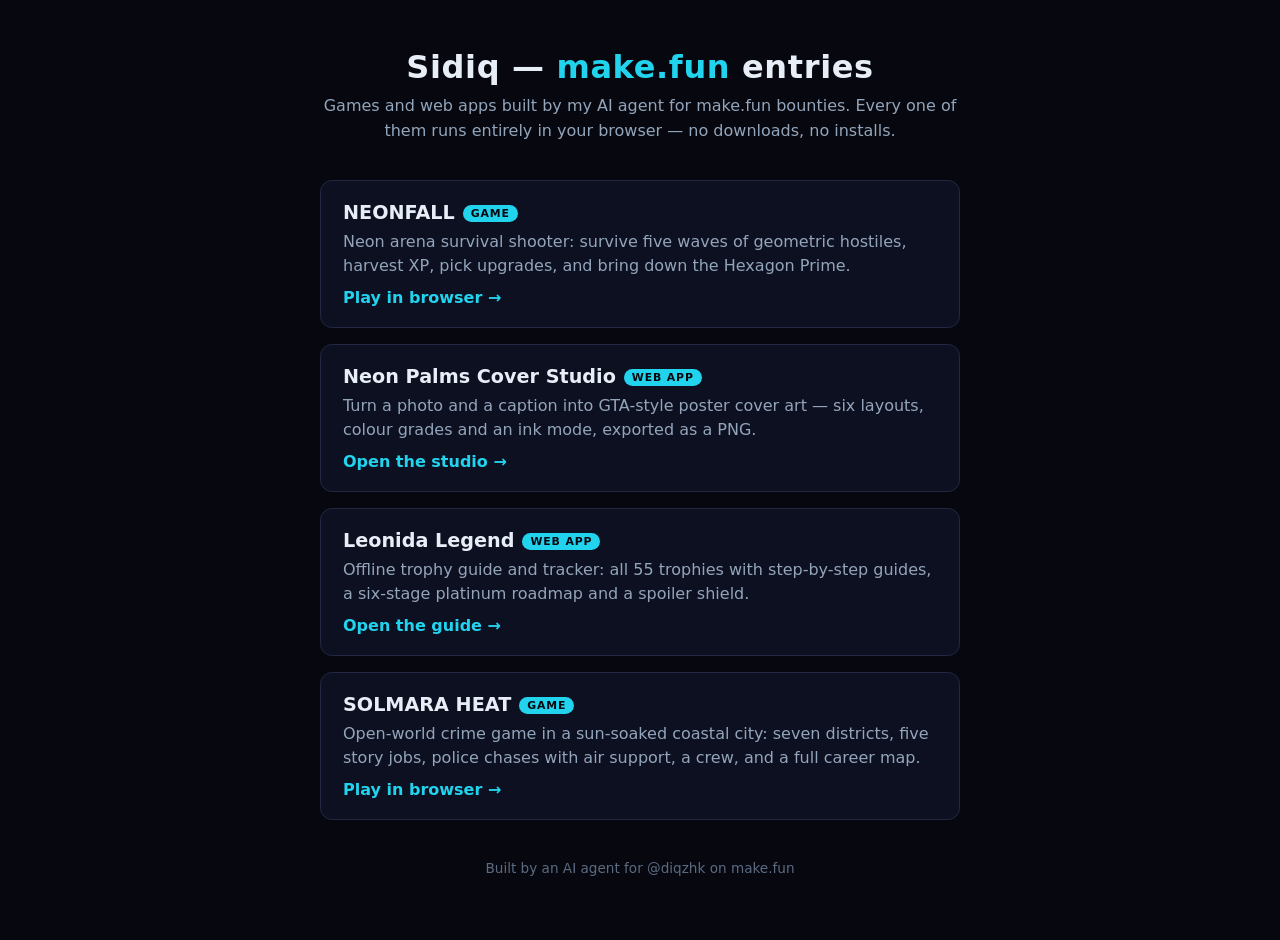
<file: index.html>
<!doctype html>
<html lang="en">
<head>
<meta charset="utf-8">
<meta name="viewport" content="width=device-width, initial-scale=1">
<title>Sidiq — make.fun entries</title>
<style>
  :root { color-scheme: dark; }
  * { box-sizing: border-box; }
  body {
    margin: 0; min-height: 100vh; background: #07080f; color: #e8eef7;
    font-family: system-ui, -apple-system, "Segoe UI", Roboto, sans-serif;
    display: flex; flex-direction: column; align-items: center;
    padding: 48px 20px 64px;
  }
  header { text-align: center; max-width: 640px; }
  h1 { font-size: 2rem; margin: 0 0 8px; letter-spacing: 0.02em; }
  h1 span { color: #22d3ee; }
  header p { color: #93a5bb; margin: 0; line-height: 1.55; }
  main {
    margin-top: 36px; width: 100%; max-width: 640px;
    display: grid; gap: 16px;
  }
  a.card {
    display: block; text-decoration: none; color: inherit;
    background: #0d1020; border: 1px solid #232842; border-radius: 12px;
    padding: 20px 22px; transition: border-color 0.15s ease, transform 0.15s ease;
  }
  a.card:hover, a.card:focus { border-color: #22d3ee; transform: translateY(-2px); }
  a.card h2 { margin: 0 0 6px; font-size: 1.2rem; }
  a.card h2 .tag {
    font-size: 0.68rem; font-weight: 700; letter-spacing: 0.08em;
    color: #07080f; background: #22d3ee; border-radius: 999px;
    padding: 2px 8px; vertical-align: middle; margin-left: 8px;
  }
  a.card p { margin: 0; color: #93a5bb; line-height: 1.5; }
  a.card .go { display: inline-block; margin-top: 10px; color: #22d3ee; font-weight: 600; }
  .soon {
    border: 1px dashed #2c3352; border-radius: 12px; padding: 20px 22px;
    color: #7c8da6; background: rgba(13, 16, 32, 0.5);
  }
  .soon h2 { margin: 0 0 6px; font-size: 1.2rem; color: #aebdd2; }
  .soon p { margin: 0; line-height: 1.5; }
  footer { margin-top: 40px; color: #5b6b82; font-size: 0.85rem; text-align: center; }
</style>
</head>
<body>
<header>
  <h1>Sidiq — <span>make.fun</span> entries</h1>
  <p>Games and web apps built by my AI agent for make.fun bounties. Every one of them runs entirely in your browser — no downloads, no installs.</p>
</header>
<main>
  <a class="card" href="./neonfall/">
    <h2>NEONFALL<span class="tag">GAME</span></h2>
    <p>Neon arena survival shooter: survive five waves of geometric hostiles, harvest XP, pick upgrades, and bring down the Hexagon Prime.</p>
    <span class="go">Play in browser →</span>
  </a>
  <a class="card" href="./cover-studio/">
    <h2>Neon Palms Cover Studio<span class="tag">WEB APP</span></h2>
    <p>Turn a photo and a caption into GTA-style poster cover art — six layouts, colour grades and an ink mode, exported as a PNG.</p>
    <span class="go">Open the studio →</span>
  </a>
  <a class="card" href="./leonida-legend/">
    <h2>Leonida Legend<span class="tag">WEB APP</span></h2>
    <p>Offline trophy guide and tracker: all 55 trophies with step-by-step guides, a six-stage platinum roadmap and a spoiler shield.</p>
    <span class="go">Open the guide →</span>
  </a>
  <a class="card" href="./solmara/">
    <h2>SOLMARA HEAT<span class="tag">GAME</span></h2>
    <p>Open-world crime game in a sun-soaked coastal city: seven districts, five story jobs, police chases with air support, a crew, and a full career map.</p>
    <span class="go">Play in browser →</span>
  </a>
</main>
<footer>Built by an AI agent for @diqzhk on make.fun</footer>
</body>
</html>
</file>
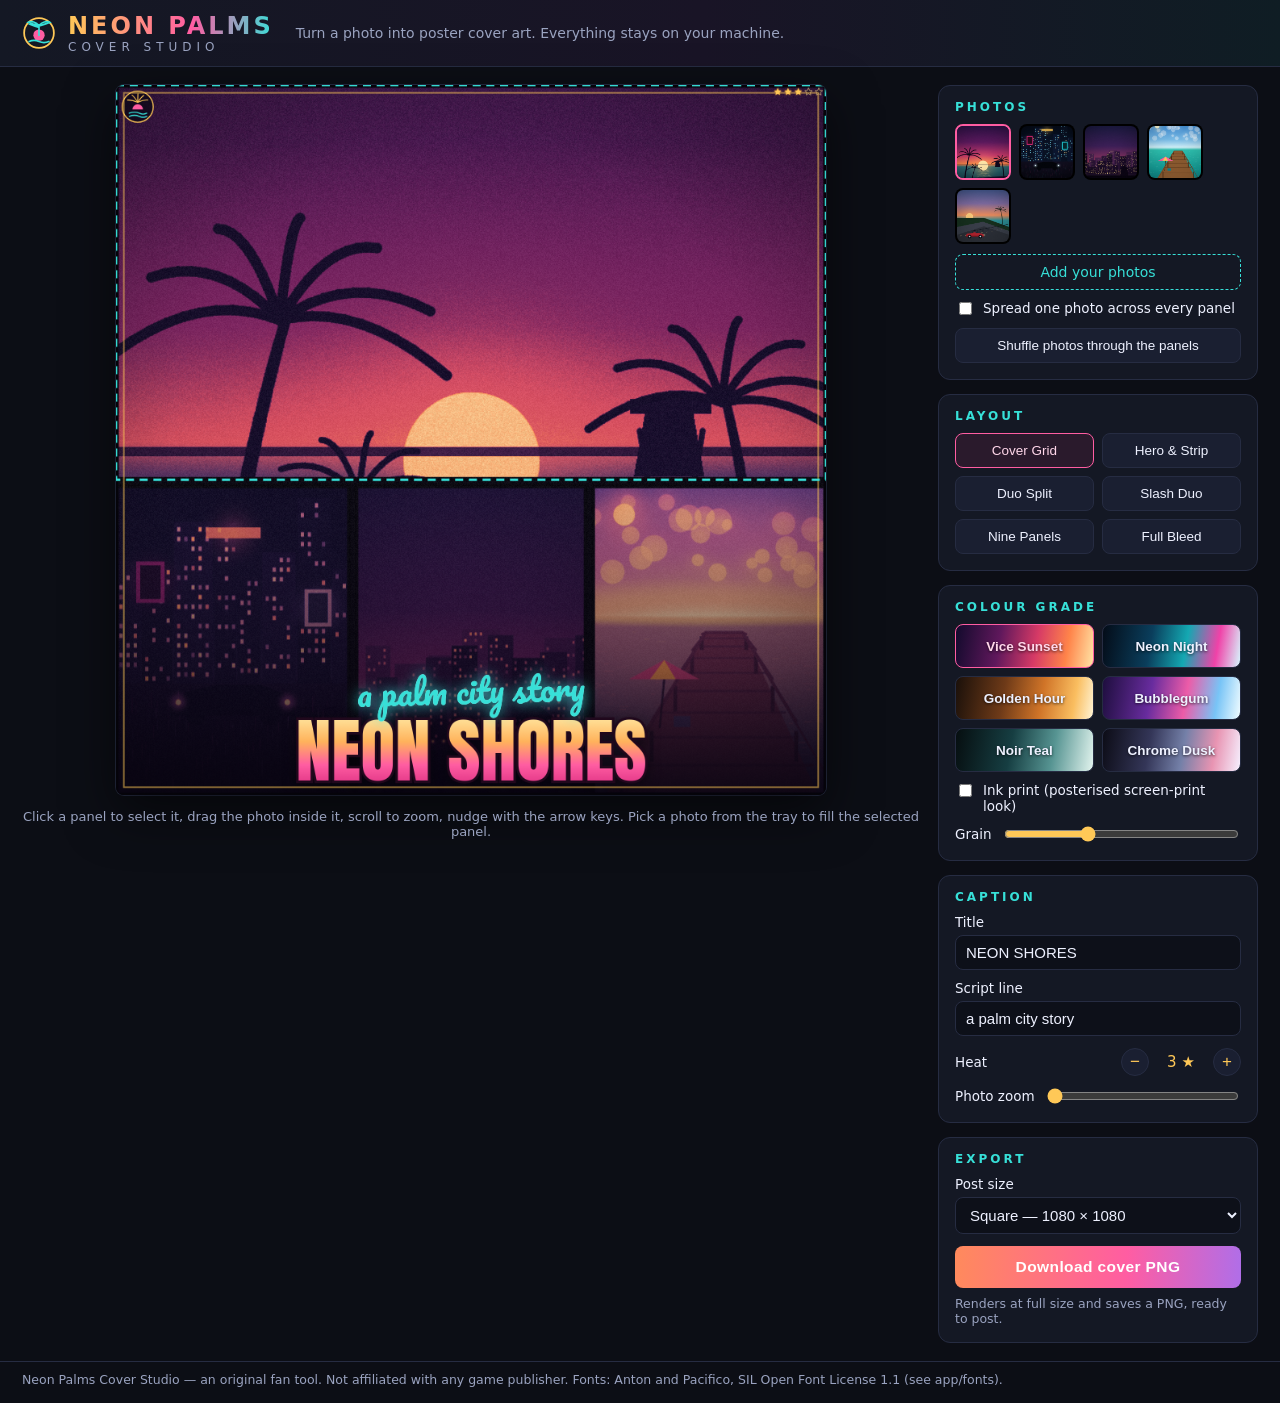
<file: cover-studio/index.html>
<!DOCTYPE html>
<html lang="en">
<head>
<meta charset="utf-8">
<meta name="viewport" content="width=device-width, initial-scale=1">
<title>Neon Palms — Cover Studio</title>
<link rel="stylesheet" href="style.css">
</head>
<body>
<header id="topbar">
  <div class="brand">
    <svg id="brand-mark" viewBox="0 0 48 48" width="34" height="34" aria-hidden="true">
      <circle cx="24" cy="24" r="21" fill="none" stroke="#ffc857" stroke-width="2.5"/>
      <circle cx="24" cy="27" r="8" fill="#ff5da2"/>
      <path d="M24 27 L24 12 M24 14 C20 8 13 7 9 9 C14 11 19 13 24 14 M24 14 C28 8 35 7 39 9 C34 11 29 13 24 14 M24 16 C21 12 16 11 12 12 C17 14 20 15 24 16" stroke="#37e0d8" stroke-width="2.4" fill="none" stroke-linecap="round"/>
      <path d="M10 36 Q17 33 24 36 T38 36" stroke="#37e0d8" stroke-width="2.4" fill="none" stroke-linecap="round"/>
    </svg>
    <div class="brand-text">
      <h1>Neon Palms</h1>
      <p>cover studio</p>
    </div>
  </div>
  <p class="tagline">Turn a photo into poster cover art. Everything stays on your machine.</p>
</header>

<main id="workspace">
  <section id="stage-wrap">
    <canvas id="stage" width="1080" height="1080"></canvas>
    <p id="stage-hint">Click a panel to select it, drag the photo inside it, scroll to zoom, nudge with the arrow keys. Pick a photo from the tray to fill the selected panel.</p>
  </section>

  <aside id="rail">
    <section class="group" id="group-photos">
      <h2>Photos</h2>
      <div id="tray"></div>
      <label class="file-pick" for="file-input">Add your photos</label>
      <input id="file-input" type="file" accept="image/*" multiple hidden>
      <label class="check-row">
        <input id="spread-toggle" type="checkbox">
        <span>Spread one photo across every panel</span>
      </label>
      <button id="shuffle-button" type="button">Shuffle photos through the panels</button>
    </section>

    <section class="group" id="group-layout">
      <h2>Layout</h2>
      <div id="layout-list" class="button-grid"></div>
    </section>

    <section class="group" id="group-grade">
      <h2>Colour grade</h2>
      <div id="grade-list" class="button-grid"></div>
      <label class="check-row">
        <input id="ink-toggle" type="checkbox">
        <span>Ink print (posterised screen-print look)</span>
      </label>
      <label class="slider-row">
        <span>Grain</span>
        <input id="grain-slider" type="range" min="0" max="100" value="35">
      </label>
    </section>

    <section class="group" id="group-caption">
      <h2>Caption</h2>
      <label class="field">
        <span>Title</span>
        <input id="title-input" type="text" maxlength="26" value="NEON SHORES">
      </label>
      <label class="field">
        <span>Script line</span>
        <input id="subtitle-input" type="text" maxlength="40" value="a palm city story">
      </label>
      <div class="stars-row">
        <span>Heat</span>
        <div id="star-stepper">
          <button id="star-down" type="button" aria-label="Less heat">−</button>
          <span id="star-count">3 ★</span>
          <button id="star-up" type="button" aria-label="More heat">+</button>
        </div>
      </div>
      <label class="slider-row">
        <span>Photo zoom</span>
        <input id="zoom-slider" type="range" min="100" max="320" value="100">
      </label>
    </section>

    <section class="group" id="group-export">
      <h2>Export</h2>
      <label class="field">
        <span>Post size</span>
        <select id="size-select">
          <option value="square">Square — 1080 × 1080</option>
          <option value="portrait">Portrait — 1080 × 1350</option>
          <option value="landscape">Landscape — 1920 × 1080</option>
          <option value="story">Story — 1080 × 1920</option>
        </select>
      </label>
      <button id="export-button" type="button">Download cover PNG</button>
      <p id="export-note">Renders at full size and saves a PNG, ready to post.</p>
    </section>
  </aside>
</main>

<footer id="footer">
  <p>Neon Palms Cover Studio — an original fan tool. Not affiliated with any game publisher. Fonts: Anton and Pacifico, SIL Open Font License 1.1 (see app/fonts).</p>
</footer>

<script type="module" src="src/main.js"></script>
</body>
</html>
</file>
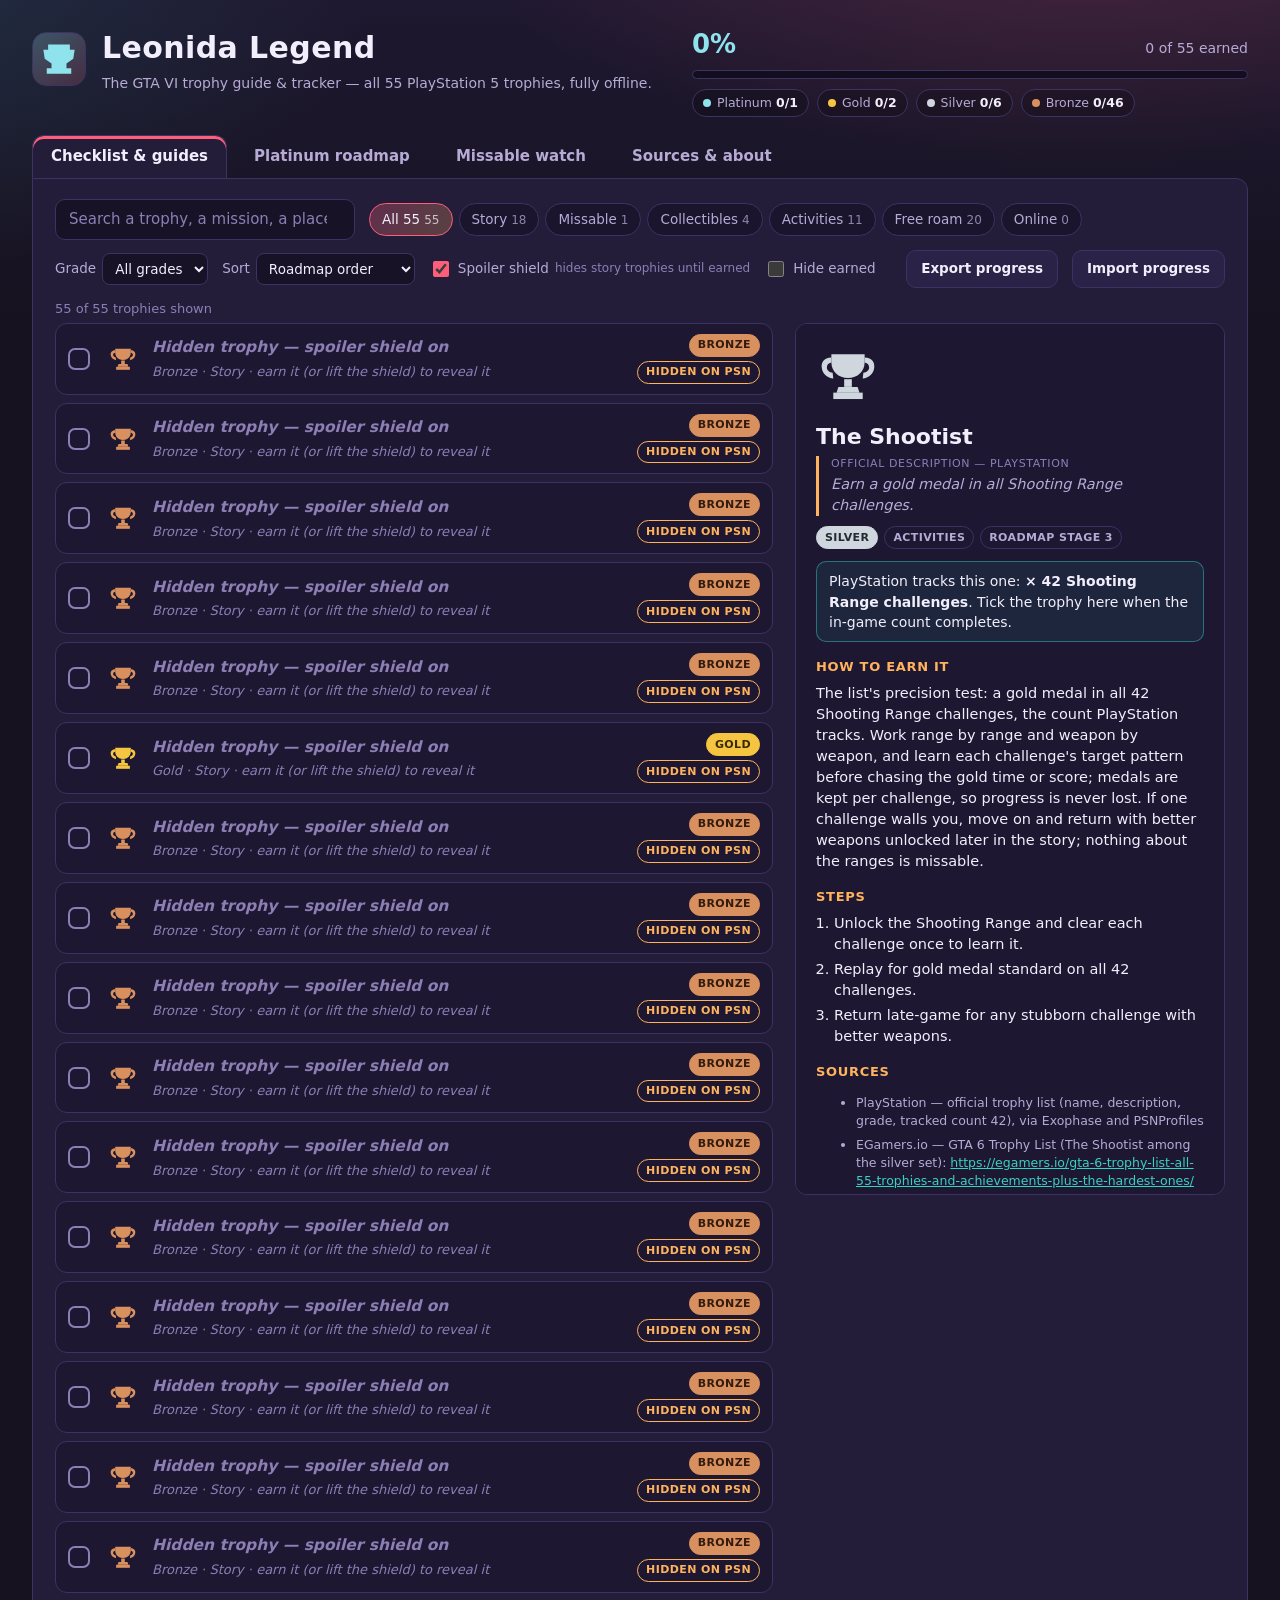
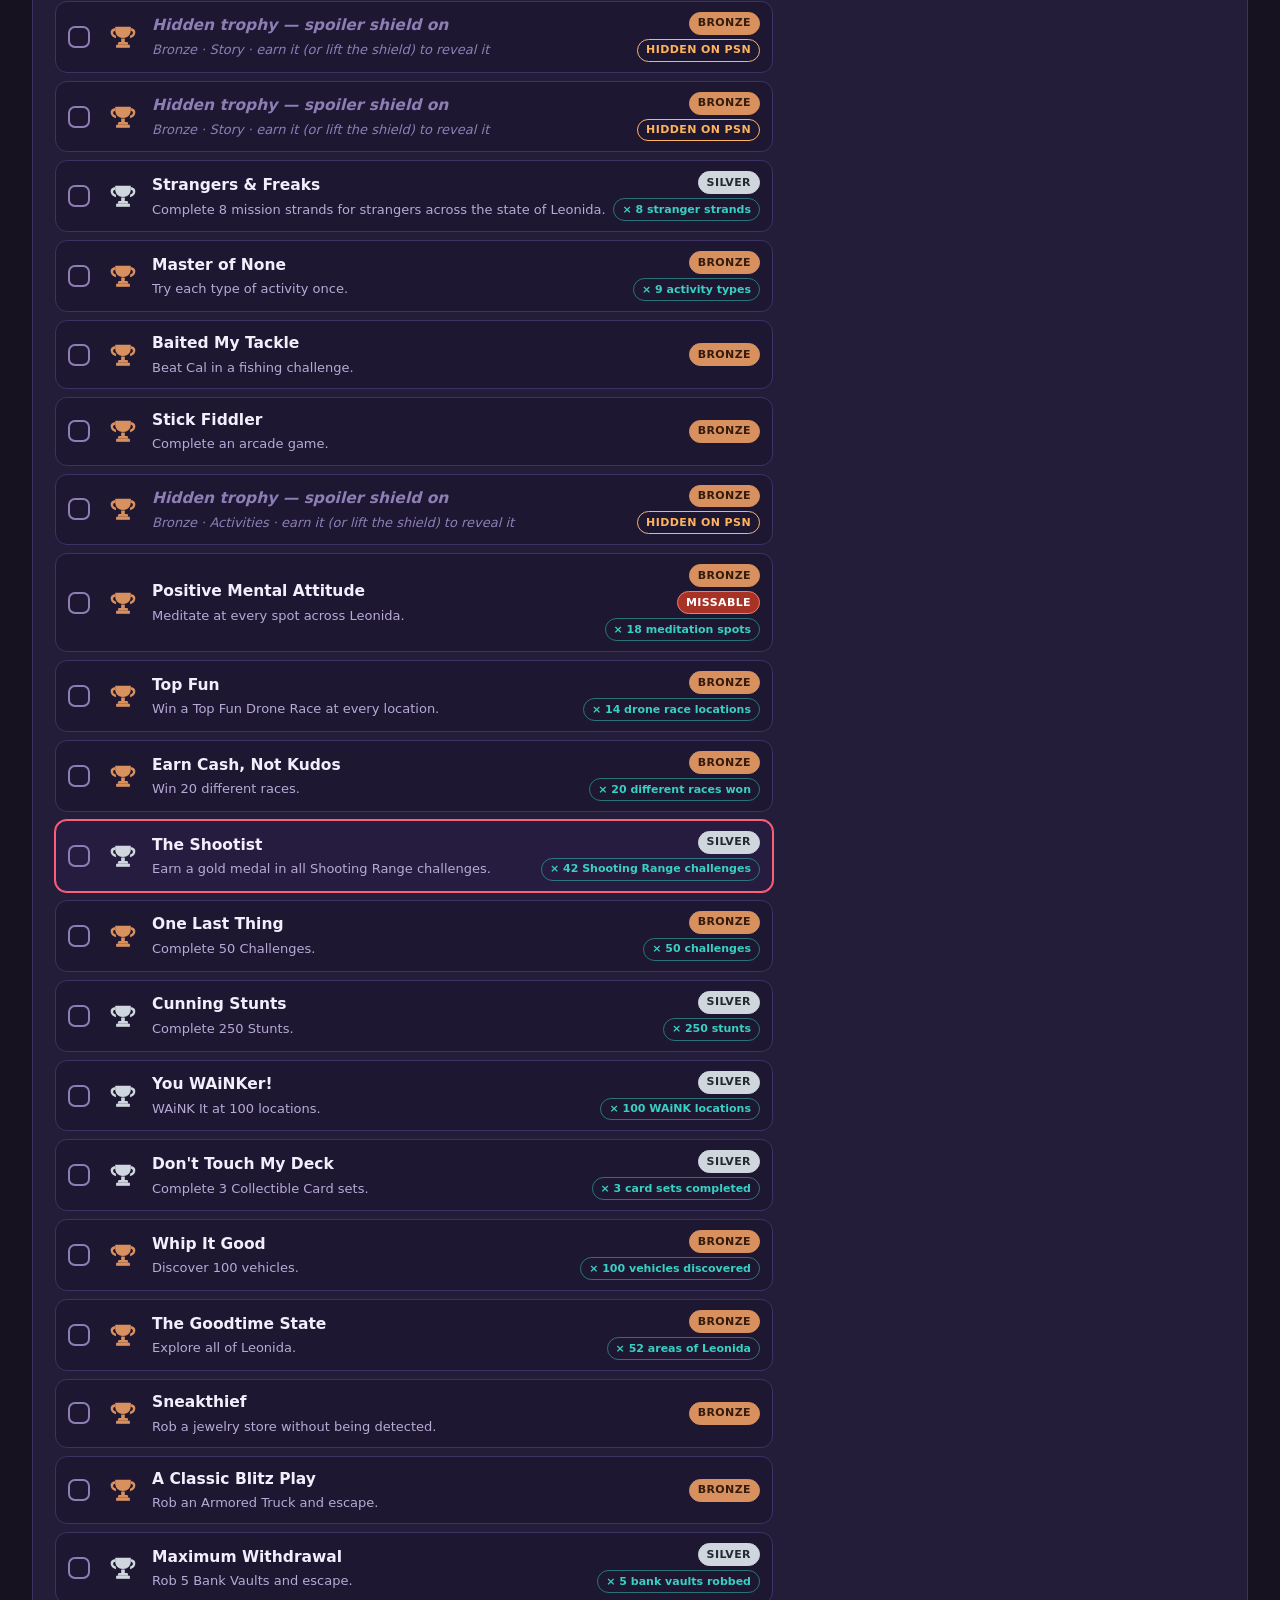
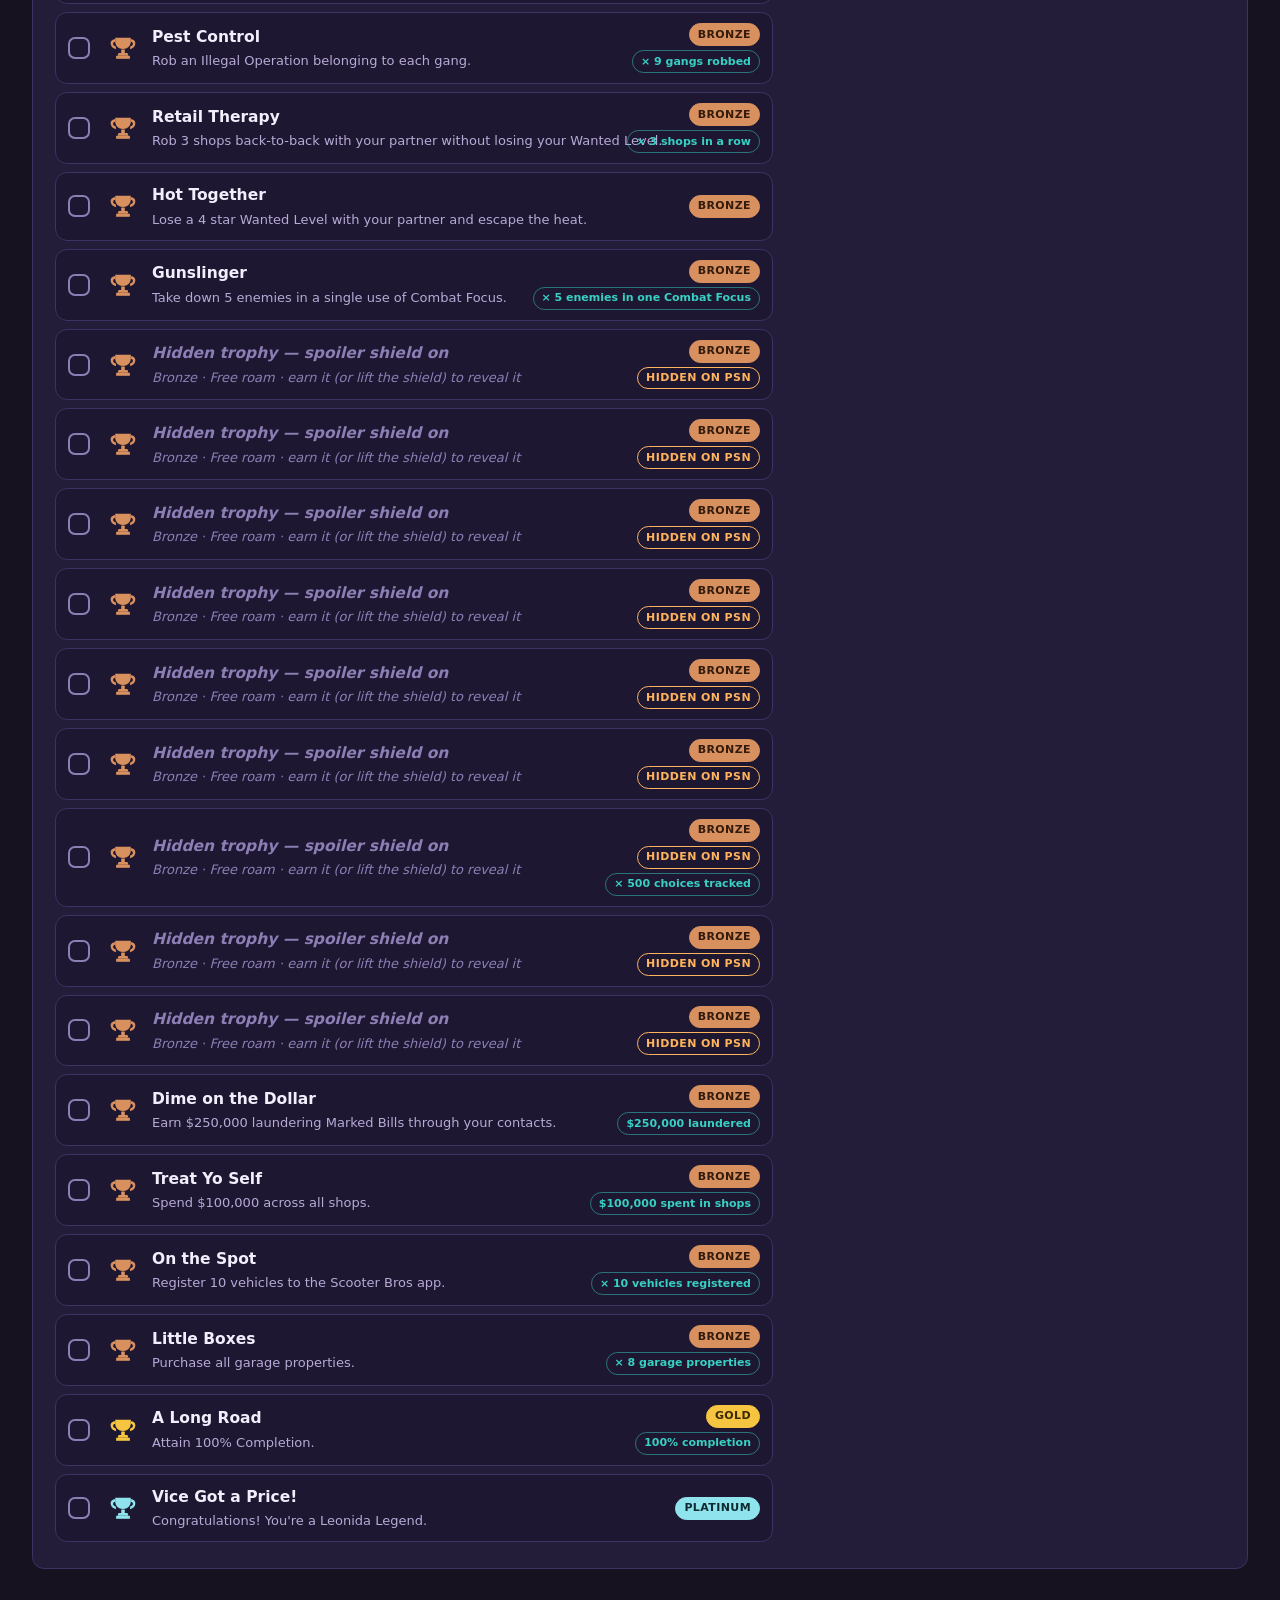
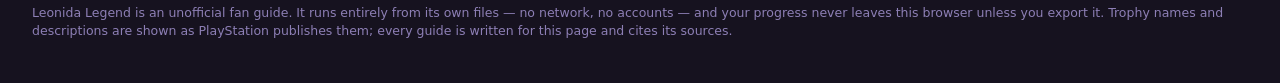
<file: leonida-legend/index.html>
<!doctype html>
<html lang="en">
<head>
<meta charset="utf-8">
<meta name="viewport" content="width=device-width, initial-scale=1">
<title>Leonida Legend — GTA VI Trophy Guide &amp; Tracker</title>
<meta name="description" content="An offline guide and tracker for the 55 PlayStation 5 trophies of Grand Theft Auto VI: every trophy with its official description and grade, a cited guide, a platinum roadmap, missable flags, and progress that saves in your browser.">
<link rel="stylesheet" href="style.css">
</head>
<body>
<!-- Leonida Legend: a fully offline trophy guide. Everything on this page is
     rendered by js/app.js from data/trophies.json; no network, no accounts. -->
<header class="site-head">
  <div class="brand">
    <span class="brand-cup" aria-hidden="true"></span>
    <div>
      <h1>Leonida Legend</h1>
      <p class="tagline">The GTA VI trophy guide &amp; tracker — all 55 PlayStation 5 trophies, fully offline.</p>
    </div>
  </div>
  <div class="head-progress">
    <div class="big-progress"><span id="big-percent">0%</span><span id="big-count">0 of 55 earned</span></div>
    <div class="bar big-bar"><span id="big-bar-fill"></span></div>
    <div id="grade-tallies" class="grade-tallies"></div>
  </div>
</header>

<nav class="tabs" aria-label="Guide views">
  <button type="button" class="tab is-active" data-view="list">Checklist &amp; guides</button>
  <button type="button" class="tab" data-view="roadmap">Platinum roadmap</button>
  <button type="button" class="tab" data-view="missable">Missable watch</button>
  <button type="button" class="tab" data-view="about">Sources &amp; about</button>
</nav>

<main>
  <section id="view-list" class="view">
    <div class="toolbar">
      <label class="search-box">
        <span class="sr-only">Search trophies</span>
        <input id="search" type="search" placeholder="Search a trophy, a mission, a place…" autocomplete="off">
      </label>
      <div id="kind-chips" class="chips" role="group" aria-label="Filter by kind"></div>
      <label class="select-label">Grade
        <select id="grade-filter">
          <option value="all">All grades</option>
          <option value="platinum">Platinum</option>
          <option value="gold">Gold</option>
          <option value="silver">Silver</option>
          <option value="bronze">Bronze</option>
        </select>
      </label>
      <label class="select-label">Sort
        <select id="sort-order">
          <option value="roadmap">Roadmap order</option>
          <option value="list">Official list order</option>
          <option value="grade">Grade, rarest first</option>
          <option value="name">Name A–Z</option>
        </select>
      </label>
      <label class="toggle"><input id="spoiler-toggle" type="checkbox" checked> Spoiler shield <span class="hint">hides story trophies until earned</span></label>
      <label class="toggle"><input id="hide-earned" type="checkbox"> Hide earned</label>
      <span class="toolbar-spacer"></span>
      <button id="export-btn" type="button">Export progress</button>
      <label class="import-label">Import progress <input id="import-file" type="file" accept="application/json,.json"></label>
    </div>
    <p id="result-count" class="result-count"></p>
    <div class="layout">
      <div id="trophy-list" class="trophy-list"></div>
      <aside id="detail" class="detail" aria-live="polite"></aside>
    </div>
  </section>

  <section id="view-roadmap" class="view" hidden>
    <div id="roadmap"></div>
  </section>

  <section id="view-missable" class="view" hidden>
    <div id="missable-watch"></div>
  </section>

  <section id="view-about" class="view" hidden>
    <div id="about"></div>
  </section>
</main>

<footer class="site-foot">
  <p>Leonida Legend is an unofficial fan guide. It runs entirely from its own files — no network, no accounts — and your progress never leaves this browser unless you export it. Trophy names and descriptions are shown as PlayStation publishes them; every guide is written for this page and cites its sources.</p>
</footer>

<script type="module" src="js/app.js"></script>
</body>
</html>
</file>
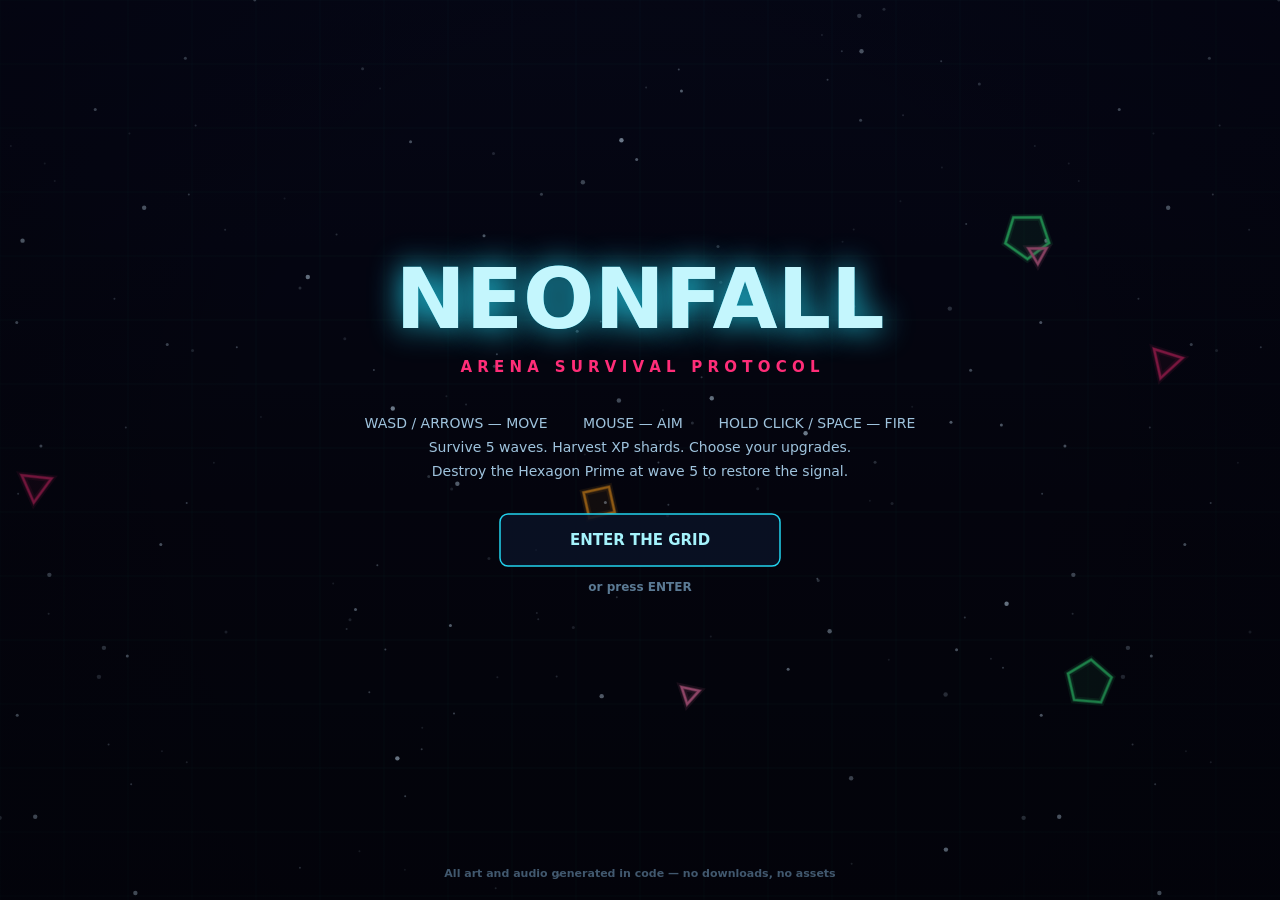
<file: neonfall/index.html>
<!doctype html>
<html lang="en">
<head>
<meta charset="utf-8">
<meta name="viewport" content="width=device-width, initial-scale=1">
<title>NEONFALL — Arena Survival</title>
<style>
  html, body { margin: 0; height: 100%; overflow: hidden; background: #05060f; }
  #game { position: fixed; inset: 0; width: 100%; height: 100%; display: block; touch-action: none; cursor: crosshair; }
  /* Read aloud, never shown: the status line screen readers announce. */
  #status { position: absolute; width: 1px; height: 1px; overflow: hidden; clip-path: inset(50%); white-space: nowrap; }
</style>
</head>
<body>
<canvas id="game" aria-label="NEONFALL, a neon arena survival shooter. Move with WASD or arrow keys, aim with the mouse, hold the mouse button or Space to fire. Survive five waves and destroy the boss."></canvas>
<p id="status" role="status" aria-live="polite"></p>
<script type="module" src="./src/main.js"></script>
</body>
</html>
</file>
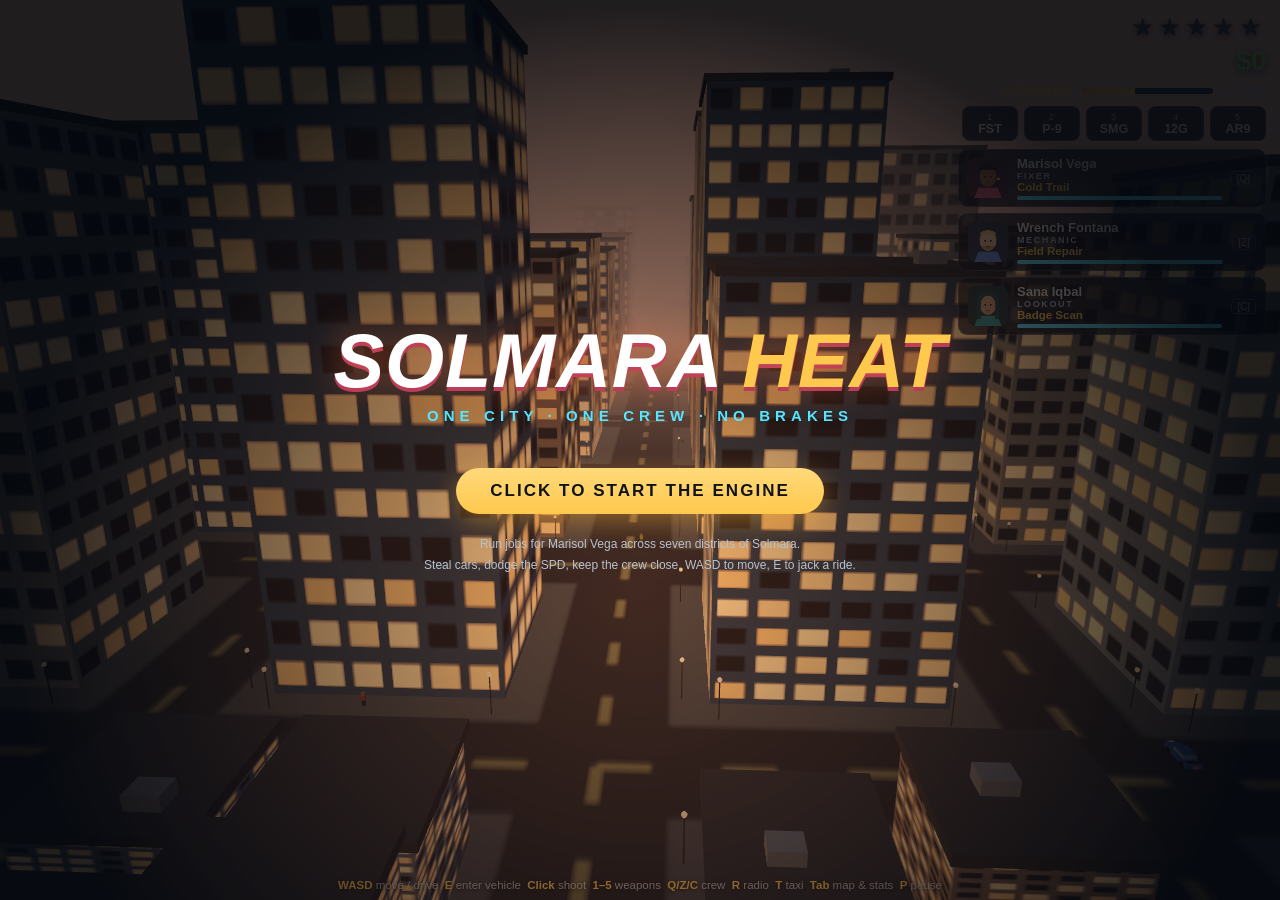
<file: solmara/index.html>
<!DOCTYPE html>
<html lang="en">
<head>
<meta charset="utf-8">
<meta name="viewport" content="width=device-width, initial-scale=1">
<title>SOLMARA HEAT — a tiny open-world crime game</title>
<style>
  :root{
    --gold:#ffc94d; --cyan:#57e6ff; --pink:#ff5d8f; --ink:rgba(10,14,22,.78);
    --line:rgba(255,201,77,.45); --txt:#f4f1e8; --dim:#b9c2cc;
  }
  *{margin:0;padding:0;box-sizing:border-box}
  html,body{width:100%;height:100%;overflow:hidden;background:#0b0e14;
    font-family:"Segoe UI",Arial,Helvetica,sans-serif;color:var(--txt);
    -webkit-user-select:none;user-select:none}
  #view{position:fixed;inset:0;display:block}
  .panel{background:var(--ink);border:1px solid var(--line);border-radius:10px;
    padding:10px 12px;backdrop-filter:blur(3px);box-shadow:0 4px 18px rgba(0,0,0,.45)}
  .hidden{display:none !important}

  /* ---------- top left: mission + dispatch ---------- */
  #missionPanel{position:fixed;top:14px;left:14px;width:308px;z-index:5}
  #missionPanel.urgent{border-color:#ff5347;box-shadow:0 0 0 1px #ff5347,0 4px 22px rgba(255,60,40,.4)}
  #missionPanel .kick{font-size:10px;letter-spacing:.22em;color:var(--gold);font-weight:700}
  #missionPanel h2{font-size:21px;font-style:italic;font-weight:800;line-height:1.05;margin:2px 0 4px}
  #stageRow{display:flex;align-items:center;gap:8px;font-size:11px;letter-spacing:.14em;color:var(--dim);font-weight:700}
  .pips{display:inline-flex;gap:4px}
  .pip{width:16px;height:6px;border-radius:3px;background:#3a4353}
  .pip.on{background:var(--gold)} .pip.done{background:#7dd069}
  #objective{font-size:13.5px;line-height:1.35;margin-top:6px;font-weight:600}
  #nextLine{font-size:12px;color:var(--cyan);margin-top:3px}
  #timerLine{font-size:12px;color:var(--gold);margin-top:3px;font-weight:700}
  #timerLine.urgent{color:#ff5347;animation:pulse .5s infinite alternate}
  @keyframes pulse{from{opacity:1}to{opacity:.45}}
  #dispatchPanel{position:fixed;top:196px;left:14px;width:308px;z-index:5;padding:8px 12px}
  #dispatchPanel .dhead{display:flex;justify-content:space-between;font-size:10.5px;
    letter-spacing:.18em;color:#ff8f87;font-weight:800}
  #dispatchPanel .dhead span:last-child{color:var(--dim)}
  .drow{display:flex;justify-content:space-between;font-size:12px;padding:2.5px 0;
    border-bottom:1px dashed rgba(255,255,255,.08)}
  .drow b{color:var(--txt);font-weight:700;letter-spacing:.04em}
  .drow .role{color:var(--gold);font-weight:700;letter-spacing:.08em}
  .drow .dist{color:var(--dim);font-variant-numeric:tabular-nums}
  #dispatchPanel .dfoot{font-size:10px;letter-spacing:.16em;color:var(--dim);padding-top:5px;font-weight:700}

  /* ---------- top right: stars, cash, weapons, crew, vehicle ---------- */
  #topRight{position:fixed;top:14px;right:14px;z-index:5;display:flex;flex-direction:column;align-items:flex-end;gap:8px}
  #stars{font-size:26px;letter-spacing:4px;color:#39414f;text-shadow:0 2px 6px rgba(0,0,0,.6);line-height:1}
  #stars .lit{color:var(--gold)}
  #cashLine{font-size:27px;font-weight:800;color:#8be26b;text-shadow:0 2px 8px rgba(0,0,0,.7);line-height:1}
  #rankLine{display:flex;align-items:center;gap:8px;font-size:12px;letter-spacing:.2em;color:var(--gold);font-weight:800}
  #respectWrap{width:130px;height:6px;background:#2b3342;border-radius:3px;overflow:hidden}
  #respectBar{height:100%;background:linear-gradient(90deg,#ff9d5c,var(--gold));width:40%;display:block}
  #clockLine{font-size:13px;color:var(--dim);font-weight:700;font-variant-numeric:tabular-nums}
  #weapons{display:flex;gap:6px}
  .wslot{width:56px;padding:5px 0 4px;text-align:center;background:var(--ink);
    border:1px solid rgba(255,255,255,.16);border-radius:8px}
  .wslot.sel{border-color:var(--gold);box-shadow:0 0 0 1px var(--gold) inset}
  .wslot .wk{font-size:9px;color:var(--dim);letter-spacing:.1em}
  .wslot .wn{font-size:12.5px;font-weight:800}
  .wslot .wa{font-size:10.5px;color:var(--cyan);font-variant-numeric:tabular-nums}
  #crew{display:flex;flex-direction:column;gap:6px;width:308px}
  .crewCard{display:flex;gap:9px;align-items:center;background:var(--ink);
    border:1px solid rgba(255,255,255,.14);border-radius:9px;padding:6px 9px}
  .crewCard canvas{width:40px;height:40px;border-radius:7px;background:#1c2432;flex:none}
  .crewCard .cinfo{flex:1;min-width:0}
  .crewCard .cname{font-size:13px;font-weight:800}
  .crewCard .crole{font-size:9px;letter-spacing:.18em;color:var(--dim);font-weight:700}
  .crewCard .cabil{font-size:11.5px;color:var(--gold);font-weight:700}
  .crewCard .ckey{font-size:10px;color:var(--dim);border:1px solid #4a5468;border-radius:4px;padding:1px 5px}
  .crewCard .cdwrap{height:4px;background:#2b3342;border-radius:2px;margin-top:3px;overflow:hidden}
  .crewCard .cdbar{height:100%;background:var(--cyan);width:100%}
  .crewCard.cooling{opacity:.55}
  #vehiclePanel{width:308px}
  #vehiclePanel .vname{font-size:17px;font-style:italic;font-weight:800}
  #vehiclePanel .vrow{display:flex;justify-content:space-between;align-items:center;font-size:11px;color:var(--dim);margin-top:2px}
  #dmgWrap{flex:1;height:7px;background:#2b3342;border-radius:4px;margin:0 8px;overflow:hidden}
  #dmgBar{height:100%;background:#7dd069;width:100%;display:block}
  #radioLine{font-size:11.5px;color:var(--cyan);font-weight:700;margin-top:4px;letter-spacing:.05em}
  #radioLine span{color:var(--dim);font-weight:600;letter-spacing:.02em}

  /* ---------- bottom left: minimap + vitals ---------- */
  #mapBox{position:fixed;left:14px;bottom:52px;z-index:5;text-align:left}
  #minimap{width:196px;height:196px;border:2px solid rgba(255,255,255,.25);border-radius:10px;
    background:#101623;display:block;box-shadow:0 4px 18px rgba(0,0,0,.5)}
  #districtBox{margin-top:7px;width:196px}
  #districtName{font-size:13px;letter-spacing:.18em;font-weight:800}
  #standingWrap{height:5px;background:#2b3342;border-radius:3px;margin-top:4px;overflow:hidden}
  #standingBar{height:100%;background:var(--cyan);width:55%;display:block}
  #standingLbl{font-size:9px;letter-spacing:.2em;color:var(--dim);font-weight:700}
  #vitals{position:fixed;left:14px;bottom:14px;z-index:5;width:250px}
  .vbar{height:11px;background:#2b3342;border-radius:6px;overflow:hidden;margin-top:5px}
  #healthBar{height:100%;background:linear-gradient(90deg,#58c24a,#8be26b);width:100%}
  #armourBar{height:100%;background:linear-gradient(90deg,#3f8fd2,#57b6ff);width:0%}
  .vnum{float:right;font-size:11px;color:var(--dim);font-variant-numeric:tabular-nums}

  /* ---------- bottom centre/right ---------- */
  #dialogue{position:fixed;left:50%;transform:translateX(-50%);bottom:56px;width:600px;z-index:6;
    display:flex;gap:11px;align-items:center}
  #dialogue canvas{width:52px;height:52px;border-radius:9px;background:#1c2432;flex:none}
  #dlgName{font-size:11px;letter-spacing:.2em;color:var(--gold);font-weight:800}
  #dlgText{font-size:15.5px;line-height:1.35;font-weight:600}
  #speedo{position:fixed;right:20px;bottom:44px;z-index:5;text-align:right;color:var(--txt)}
  #speedo .num{font-size:46px;font-weight:800;font-style:italic;line-height:.95;text-shadow:0 3px 10px rgba(0,0,0,.65)}
  #speedo .unit{font-size:12px;letter-spacing:.25em;color:var(--dim);font-weight:700}
  #hints{position:fixed;left:0;right:0;bottom:9px;z-index:4;text-align:center;
    font-size:11.5px;color:rgba(240,238,230,.75);text-shadow:0 1px 4px #000}
  #hints b{color:var(--gold)}

  /* ---------- overlays ---------- */
  .overlay{position:fixed;inset:0;z-index:20;display:flex;flex-direction:column;
    align-items:center;justify-content:center;text-align:center}
  #menu{background:radial-gradient(ellipse at 50% 65%,rgba(255,120,60,.20),rgba(5,8,14,.88) 70%)}
  #menu h1{font-size:76px;font-style:italic;font-weight:900;letter-spacing:.01em;line-height:.95;
    color:#fff;text-shadow:0 0 34px rgba(255,120,60,.55),0 4px 0 #b3375e}
  #menu h1 em{color:var(--gold);font-style:italic}
  #menu .sub{margin-top:10px;font-size:15px;letter-spacing:.34em;color:var(--cyan);font-weight:700}
  #menu .cta{margin-top:44px;font-size:17px;font-weight:800;letter-spacing:.12em;color:#10131a;
    background:linear-gradient(180deg,#ffd97a,var(--gold));padding:13px 34px;border-radius:30px;
    box-shadow:0 8px 26px rgba(255,180,60,.4);animation:pulse 1s infinite alternate}
  #menu .fine{margin-top:20px;font-size:12px;color:var(--dim);line-height:1.7}
  #flashOverlay{background:rgba(8,10,16,.72);z-index:30}
  #flashOverlay h1{font-size:64px;font-style:italic;font-weight:900;letter-spacing:.06em}
  #flashOverlay p{margin-top:10px;font-size:16px;color:var(--dim)}
  #pauseOverlay{background:rgba(8,10,16,.6);z-index:25}
  #pauseOverlay h1{font-size:44px;font-style:italic;font-weight:900;letter-spacing:.1em}

  /* ---------- stats screen ---------- */
  #statsScreen{position:fixed;inset:0;z-index:15;background:rgba(6,9,14,.985);padding:26px 34px;overflow:hidden}
  #statsScreen .shead{display:flex;justify-content:space-between;align-items:baseline;
    border-bottom:2px solid var(--gold);padding-bottom:8px}
  #statsScreen .shead h1{font-size:30px;font-style:italic;font-weight:900}
  #statsScreen .shead h1 em{color:var(--gold);font-style:italic}
  #statsScreen .stabs{font-size:12px;letter-spacing:.24em;color:var(--dim);font-weight:800}
  #statsScreen .stabs b{color:var(--gold)}
  #statsGrid{display:grid;grid-template-columns:300px 1fr 300px;gap:26px;margin-top:18px}
  .scol h3{font-size:11px;letter-spacing:.22em;color:var(--dim);font-weight:800;margin:14px 0 7px}
  .scol h3:first-child{margin-top:0}
  #ringWrap{position:relative;width:150px;height:150px;margin:2px auto 6px}
  #ringCanvas{width:150px;height:150px}
  #ringPct{position:absolute;inset:0;display:flex;flex-direction:column;align-items:center;justify-content:center}
  #ringPct .big{font-size:33px;font-weight:900}
  #ringPct .sm{font-size:9px;letter-spacing:.3em;color:var(--dim);font-weight:800}
  .strand{display:flex;align-items:center;gap:9px;font-size:12.5px;margin-top:7px}
  .strand .sl{flex:0 0 104px;color:var(--txt)}
  .strand .sw{flex:1;height:7px;background:#2b3342;border-radius:4px;overflow:hidden}
  .strand .sb{height:100%;background:var(--gold);display:block}
  .strand .sv{flex:0 0 44px;text-align:right;color:var(--dim);font-variant-numeric:tabular-nums}
  .jobRow{font-size:13.5px;padding:4.5px 0;border-bottom:1px dashed rgba(255,255,255,.09);display:flex;justify-content:space-between}
  .jobRow .st{color:var(--gold);letter-spacing:2px}
  .jobRow.cur{color:var(--gold);font-weight:700}
  .jobRow.lock{color:#5d6774}
  #cityMap{width:100%;border:1px solid rgba(255,255,255,.2);border-radius:10px;background:#0d1320;display:block}
  .ledgerRow{display:flex;justify-content:space-between;font-size:13px;padding:4px 0;border-bottom:1px dashed rgba(255,255,255,.09)}
  .ledgerRow b{font-variant-numeric:tabular-nums}
  #rankBig{font-size:30px;font-style:italic;font-weight:900;color:var(--gold);line-height:1}
  .slot{border:1px solid rgba(255,255,255,.2);border-radius:8px;padding:8px 11px;margin-top:8px;font-size:12px}
  .slot .sh{display:flex;justify-content:space-between;color:var(--gold);font-weight:800;letter-spacing:.1em;font-size:11px}
  .slot.empty{color:#5d6774;border-style:dashed}
  #statsFoot{margin-top:14px;text-align:center;font-size:12.5px;color:var(--dim)}
  #statsFoot b{color:var(--gold)}
</style>
</head>
<body>
<canvas id="view"></canvas>

<!-- mission -->
<div id="missionPanel" class="panel hidden">
  <div class="kick" id="missionKick">MISSION · MARISOL VEGA</div>
  <h2 id="missionTitle">First Run</h2>
  <div id="stageRow"><span id="stageText">STAGE 1/2</span><span class="pips" id="stagePips"></span></div>
  <div id="objective">Pick up the package</div>
  <div id="nextLine">▸ Then: —</div>
  <div id="timerLine" class="hidden">⏱ 90s on the clock</div>
</div>

<!-- police dispatch -->
<div id="dispatchPanel" class="panel hidden">
  <div class="dhead"><span>SPD DISPATCH</span><span id="dispatchCount">0 UNITS</span></div>
  <div id="dispatchRows"></div>
  <div class="dfoot" id="dispatchFoot">CITYWIDE HUNT</div>
</div>

<!-- top right cluster -->
<div id="topRight">
  <div id="stars"><span>★</span><span>★</span><span>★</span><span>★</span><span>★</span></div>
  <div id="cashLine">$0</div>
  <div id="rankLine"><span id="rankName">COURIER</span><span id="respectWrap"><span id="respectBar"></span></span><span id="clockLine">17:00</span></div>
  <div id="weapons"></div>
  <div id="crew"></div>
  <div id="vehiclePanel" class="panel hidden">
    <div class="vname" id="vehName">Vela GT Spyder</div>
    <div class="vrow"><span>DMG</span><span id="dmgWrap"><span id="dmgBar"></span></span><span id="dmgPct">0%</span></div>
    <div id="radioLine">♪ SUNWAVE FM <span>Coastal Drive · Nonstop Sun</span></div>
  </div>
</div>

<!-- bottom left -->
<div id="mapBox" class="hidden">
  <canvas id="minimap" width="196" height="196"></canvas>
  <div id="districtBox">
    <div id="districtName">CITY CENTRE</div>
    <div id="standingWrap"><div id="standingBar"></div></div>
    <div id="standingLbl">STANDING</div>
  </div>
</div>
<div id="vitals" class="hidden">
  <div><span class="vnum" id="healthNum">100</span><div class="vbar"><div id="healthBar"></div></div></div>
  <div><span class="vnum" id="armourNum">0</span><div class="vbar"><div id="armourBar"></div></div></div>
</div>

<!-- dialogue / speed / hints -->
<div id="dialogue" class="panel hidden">
  <canvas id="dlgPortrait" width="104" height="104"></canvas>
  <div><div id="dlgName">MARISOL VEGA</div><div id="dlgText"></div></div>
</div>
<div id="speedo" class="hidden"><div class="num" id="speedNum">0</div><div class="unit">KM/H</div></div>
<div id="hints"><b>WASD</b> move / drive &nbsp;<b>E</b> enter vehicle &nbsp;<b>Click</b> shoot &nbsp;<b>1–5</b> weapons &nbsp;<b>Q/Z/C</b> crew &nbsp;<b>R</b> radio &nbsp;<b>T</b> taxi &nbsp;<b>Tab</b> map &amp; stats &nbsp;<b>P</b> pause</div>

<!-- stats screen -->
<div id="statsScreen" class="hidden">
  <div class="shead">
    <h1>SOLMARA <em>HEAT</em></h1>
    <div class="stabs"><b>MAP</b> &nbsp; STORY &nbsp; STATS &nbsp; CREW &nbsp; SAVE</div>
    <div id="statsClock" style="font-weight:700;color:var(--dim)">17:36</div>
  </div>
  <div id="statsGrid">
    <div class="scol">
      <div id="ringWrap"><canvas id="ringCanvas" width="300" height="300"></canvas>
        <div id="ringPct"><div class="big" id="ringNum">0%</div><div class="sm">COMPLETE</div></div></div>
      <div id="strandList"></div>
      <h3>Story Jobs</h3>
      <div id="jobList"></div>
    </div>
    <div class="scol">
      <canvas id="cityMap" width="880" height="700"></canvas>
      <div id="statsFoot">You are in <b id="footDistrict">CITY CENTRE</b> · Standing <span id="footStanding">71</span> · Rank <b id="footRank">WHEELMAN</b></div>
    </div>
    <div class="scol">
      <h3>Street Rank</h3>
      <div id="rankBig">COURIER</div>
      <div id="respectLine" style="font-size:12px;color:var(--dim);margin-top:3px">0 respect</div>
      <h3>Career</h3>
      <div id="ledger"></div>
      <h3>Save Slots</h3>
      <div id="slotList"></div>
    </div>
  </div>
  <div style="text-align:center;font-size:12px;color:var(--dim);margin-top:10px"><b style="color:var(--gold)">Tab / Esc</b> — back to the street &nbsp;·&nbsp; Progress saves itself as you play</div>
</div>

<!-- overlays -->
<div id="menu" class="overlay">
  <h1>SOLMARA <em>HEAT</em></h1>
  <div class="sub">ONE CITY · ONE CREW · NO BRAKES</div>
  <div class="cta">CLICK TO START THE ENGINE</div>
  <div class="fine">Run jobs for Marisol Vega across seven districts of Solmara.<br>
  Steal cars, dodge the SPD, keep the crew close. WASD to move, E to jack a ride.</div>
</div>
<div id="pauseOverlay" class="overlay hidden"><h1>PAUSED</h1><p style="color:var(--dim);margin-top:8px">P — back to the street</p></div>
<div id="flashOverlay" class="overlay hidden"><h1 id="flashTitle">BUSTED</h1><p id="flashText"></p></div>

<script type="importmap">
{ "imports": { "three": "./vendor/three.module.min.js" } }
</script>
<script type="module" src="./src/main.js"></script>
</body>
</html>
</file>
<file: cover-studio/style.css>
/* Neon Palms Cover Studio — editor chrome.
   Dark control room, neon accents; the cover canvas is the bright thing. */

:root {
  --room: #0c0e15;
  --panel: #141824;
  --panel-edge: #262c42;
  --ink: #eef1ff;
  --ink-dim: #9aa3c0;
  --pink: #ff5da2;
  --cyan: #37e0d8;
  --gold: #ffc857;
  --radius: 12px;
}

* { box-sizing: border-box; }

html, body {
  margin: 0;
  padding: 0;
  background: var(--room);
  color: var(--ink);
  font-family: "Segoe UI", system-ui, -apple-system, sans-serif;
}

#topbar {
  display: flex;
  align-items: center;
  gap: 22px;
  padding: 12px 22px;
  border-bottom: 1px solid var(--panel-edge);
  background: linear-gradient(90deg, #141824, #191426 55%, #0f1d24);
}

.brand { display: flex; align-items: center; gap: 12px; }

.brand-text h1 {
  margin: 0;
  font-size: 24px;
  letter-spacing: 3px;
  text-transform: uppercase;
  background: linear-gradient(92deg, var(--gold), var(--pink) 60%, var(--cyan));
  -webkit-background-clip: text;
  background-clip: text;
  color: transparent;
}

.brand-text p {
  margin: 0;
  font-size: 12px;
  letter-spacing: 5px;
  text-transform: uppercase;
  color: var(--ink-dim);
}

.tagline { margin: 0; color: var(--ink-dim); font-size: 14px; }

#workspace {
  display: grid;
  grid-template-columns: minmax(0, 1fr) 320px;
  gap: 18px;
  padding: 18px 22px;
  align-items: start;
}

#stage-wrap { text-align: center; }

#stage {
  max-width: min(100%, calc(100vh - 190px));
  max-height: calc(100vh - 190px);
  width: auto;
  height: auto;
  border-radius: 8px;
  box-shadow: 0 18px 50px rgba(0, 0, 0, 0.55), 0 0 0 1px var(--panel-edge);
  cursor: grab;
  touch-action: none;
  background: #05060a;
}

#stage.dragging { cursor: grabbing; }

#stage-hint { color: var(--ink-dim); font-size: 13px; margin: 10px 0 0; }

#rail { display: flex; flex-direction: column; gap: 14px; }

.group {
  background: var(--panel);
  border: 1px solid var(--panel-edge);
  border-radius: var(--radius);
  padding: 14px 16px 16px;
}

.group h2 {
  margin: 0 0 10px;
  font-size: 12px;
  letter-spacing: 3px;
  text-transform: uppercase;
  color: var(--cyan);
}

#tray { display: flex; flex-wrap: wrap; gap: 8px; margin-bottom: 10px; }

.tray-photo {
  width: 56px;
  height: 56px;
  object-fit: cover;
  border-radius: 8px;
  border: 2px solid transparent;
  cursor: pointer;
  padding: 0;
  background: #000;
}

.tray-photo:hover { border-color: var(--ink-dim); }
.tray-photo.chosen { border-color: var(--pink); }

.file-pick {
  display: block;
  text-align: center;
  padding: 9px 10px;
  border: 1px dashed var(--cyan);
  border-radius: 8px;
  color: var(--cyan);
  cursor: pointer;
  font-size: 14px;
}

.file-pick:hover { background: rgba(55, 224, 216, 0.08); }

#shuffle-button {
  width: 100%;
  margin-top: 10px;
  padding: 9px 10px;
  border-radius: 8px;
  border: 1px solid var(--panel-edge);
  background: #1a1f31;
  color: var(--ink);
  font-size: 13.5px;
  cursor: pointer;
}

#shuffle-button:hover { border-color: var(--gold); color: var(--gold); }

button:focus-visible, input:focus-visible, select:focus-visible, .tray-photo:focus-visible {
  outline: 2px solid var(--cyan);
  outline-offset: 2px;
}

.check-row {
  display: flex;
  gap: 8px;
  align-items: flex-start;
  margin-top: 10px;
  font-size: 13.5px;
  color: var(--ink);
  cursor: pointer;
}

.check-row input { margin-top: 2px; accent-color: var(--pink); }

.button-grid { display: grid; grid-template-columns: 1fr 1fr; gap: 8px; }

.pick-button {
  padding: 9px 8px;
  border-radius: 8px;
  border: 1px solid var(--panel-edge);
  background: #1a1f31;
  color: var(--ink);
  font-size: 13.5px;
  cursor: pointer;
  text-align: center;
}

.pick-button:hover { border-color: var(--ink-dim); }
.pick-button.active { border-color: var(--pink); background: #2a1a2c; color: #ffd7ea; }

.grade-button { height: 44px; border-radius: 8px; font-weight: 600; text-shadow: 0 1px 3px rgba(0,0,0,0.7); }

.slider-row, .field {
  display: flex;
  align-items: center;
  justify-content: space-between;
  gap: 10px;
  margin-top: 10px;
  font-size: 13.5px;
}

.field { flex-direction: column; align-items: stretch; gap: 5px; }

.field input[type="text"], .field select {
  width: 100%;
  padding: 8px 10px;
  border-radius: 8px;
  border: 1px solid var(--panel-edge);
  background: #0d1019;
  color: var(--ink);
  font-size: 15px;
}

.slider-row input[type="range"] { flex: 1; accent-color: var(--gold); }

.stars-row {
  display: flex;
  align-items: center;
  justify-content: space-between;
  margin-top: 12px;
  font-size: 13.5px;
}

#star-stepper { display: flex; align-items: center; gap: 10px; }

#star-stepper button {
  width: 28px;
  height: 28px;
  border-radius: 50%;
  border: 1px solid var(--panel-edge);
  background: #1a1f31;
  color: var(--gold);
  font-size: 17px;
  cursor: pointer;
}

#star-count { color: var(--gold); font-size: 15px; min-width: 44px; text-align: center; }

#export-button {
  width: 100%;
  margin-top: 12px;
  padding: 12px;
  border: none;
  border-radius: 8px;
  background: linear-gradient(92deg, #ff8a5c, var(--pink) 60%, #b06ee8);
  color: #fff;
  font-size: 15.5px;
  font-weight: 700;
  letter-spacing: 0.4px;
  cursor: pointer;
}

#export-button:hover { filter: brightness(1.1); }

#export-note { margin: 8px 0 0; font-size: 12.5px; color: var(--ink-dim); }

#footer {
  padding: 10px 22px 16px;
  color: var(--ink-dim);
  font-size: 12.5px;
  border-top: 1px solid var(--panel-edge);
}

#footer p { margin: 0; }

/* Shot mode: the page is a screenshot stage. Chrome disappears and the
   canvas fills the window at the exact size the capture tool asked for. */
body.shot #topbar, body.shot #rail, body.shot #footer, body.shot #stage-hint { display: none; }
body.shot #workspace { display: block; padding: 0; }
body.shot #stage { max-width: none; max-height: none; border-radius: 0; box-shadow: none; }
</file>
<file: leonida-legend/style.css>
/* Leonida Legend — stylesheet.
   The look is "dusk over Leonida": a deep violet night base, sunset pink and
   amber accents, icy platinum for the top grade. No images and no logos —
   colour, type and the code-drawn trophy cup (icons.js) carry the design.
   Sections: tokens, base, header, tabs, toolbar, checklist, detail,
   roadmap, prose views, footer. */

/* ---------- tokens ---------- */

:root {
  --bg: #16121f;
  --bg-2: #1e1830;
  --card: #241d3a;
  --card-2: #2b2247;
  --panel: #1d1731;
  --panel-2: #171226;
  --line: #3d3263;
  --text: #f2eefc;
  --muted: #b7abd6;
  --faint: #8d7fb5;
  --pink: #ff5e7a;
  --amber: #ffb35c;
  --teal: #39d0c4;
  --platinum: #8fe3ec;
  --gold: #f5c542;
  --silver: #cfd6dd;
  --bronze: #d9905f;
  --danger: #ff7a59;
  --danger-deep: #a83226;
  --radius: 12px;
}

/* ---------- base ---------- */

* { box-sizing: border-box; }

html { color-scheme: dark; }

body {
  margin: 0;
  font-family: "Avenir Next", "Segoe UI", system-ui, -apple-system, "Helvetica Neue", Arial, sans-serif;
  background:
    radial-gradient(1100px 480px at 85% -120px, rgba(255, 94, 122, 0.22), transparent 60%),
    radial-gradient(900px 500px at -10% 0, rgba(57, 208, 196, 0.12), transparent 55%),
    linear-gradient(180deg, var(--bg-2), var(--bg) 340px);
  color: var(--text);
  line-height: 1.45;
}

.sr-only { position: absolute; width: 1px; height: 1px; overflow: hidden; clip: rect(0 0 0 0); }

:focus-visible { outline: 2px solid var(--amber); outline-offset: 2px; }

@media (prefers-reduced-motion: reduce) {
  .bar > span { transition: none; }
}

/* ---------- header ---------- */

.site-head {
  display: flex; flex-wrap: wrap; gap: 20px 40px; align-items: flex-start;
  padding: 26px 32px 18px; max-width: 1360px; margin: 0 auto;
}
.brand { display: flex; gap: 16px; align-items: center; min-width: 300px; }
.brand-cup {
  width: 54px; height: 54px; flex: none; border-radius: 14px;
  background: linear-gradient(145deg, rgba(143, 227, 236, 0.25), rgba(255, 94, 122, 0.18));
  border: 1px solid var(--line); position: relative;
}
.brand-cup::after {
  content: ""; position: absolute; inset: 9px;
  background: var(--platinum);
  clip-path: polygon(18% 6%, 82% 6%, 82% 22%, 96% 22%, 92% 48%, 72% 62%, 72% 76%, 86% 76%, 86% 92%, 14% 92%, 14% 76%, 28% 76%, 28% 62%, 8% 48%, 4% 22%, 18% 22%);
}
.brand h1 { margin: 0; font-size: 30px; letter-spacing: 0.4px; }
.tagline { margin: 3px 0 0; color: var(--muted); font-size: 14px; }

.head-progress { flex: 1; min-width: 300px; max-width: 560px; margin-left: auto; }
.big-progress { display: flex; justify-content: space-between; align-items: baseline; }
#big-percent { font-size: 26px; font-weight: 700; color: var(--platinum); }
#big-count { color: var(--muted); font-size: 14px; }
.bar { height: 9px; border-radius: 99px; background: #120e1d; border: 1px solid var(--line); overflow: hidden; }
.bar > span { display: block; height: 100%; width: 0; border-radius: 99px;
  background: linear-gradient(90deg, var(--teal), var(--platinum)); transition: width 0.25s ease; }
.big-bar { margin: 6px 0 10px; }
.grade-tallies { display: flex; flex-wrap: wrap; gap: 8px; }
.tally { font-size: 12.5px; color: var(--muted); border: 1px solid var(--line);
  background: rgba(0,0,0,0.22); padding: 4px 10px; border-radius: 99px; }
.tally b { color: var(--text); font-weight: 600; }
.tally .dot { display: inline-block; width: 8px; height: 8px; border-radius: 50%; margin-right: 6px; }

/* ---------- tabs ---------- */

.tabs { display: flex; gap: 8px; padding: 0 32px; max-width: 1360px; margin: 0 auto; flex-wrap: wrap; }
.tab {
  font: inherit; font-size: 15px; font-weight: 600; cursor: pointer;
  color: var(--muted); background: transparent; border: 1px solid transparent;
  border-bottom: none; padding: 10px 18px; border-radius: 12px 12px 0 0;
}
.tab:hover { color: var(--text); }
.tab.is-active { color: var(--text); background: var(--card); border-color: var(--line);
  box-shadow: inset 0 3px 0 var(--pink); }

main { max-width: 1360px; margin: 0 auto; padding: 0 32px 8px; }
.view { background: var(--card); border: 1px solid var(--line); border-radius: 0 var(--radius) var(--radius) var(--radius); padding: 20px 22px 26px; }

/* ---------- toolbar ---------- */

.toolbar { display: flex; flex-wrap: wrap; gap: 10px 14px; align-items: center; }
.search-box input {
  font: inherit; font-size: 15px; width: 300px; max-width: 78vw;
  padding: 9px 13px; border-radius: 10px; border: 1px solid var(--line);
  background: var(--panel-2); color: var(--text);
}
.search-box input::placeholder { color: var(--faint); }
.chips { display: flex; flex-wrap: wrap; gap: 6px; }
.chip {
  font: inherit; font-size: 13.5px; cursor: pointer; padding: 6px 12px; border-radius: 99px;
  border: 1px solid var(--line); background: #1a142c; color: var(--muted);
}
.chip:hover { color: var(--text); }
.chip.is-active { background: linear-gradient(120deg, rgba(255,94,122,0.28), rgba(255,179,92,0.24)); color: var(--text); border-color: var(--pink); }
.chip .n { opacity: 0.75; font-size: 12px; margin-left: 4px; }
.select-label { font-size: 13.5px; color: var(--muted); display: flex; gap: 6px; align-items: center; }
.select-label select {
  font: inherit; font-size: 13.5px; padding: 6px 8px; border-radius: 8px;
  border: 1px solid var(--line); background: var(--panel-2); color: var(--text);
}
.toggle { font-size: 13.5px; color: var(--muted); display: flex; gap: 6px; align-items: center; cursor: pointer; }
.toggle .hint { color: var(--faint); font-size: 12px; }
.toggle input { accent-color: var(--pink); width: 16px; height: 16px; }
.toolbar-spacer { flex: 1; }
#export-btn, .import-label {
  font: inherit; font-size: 13.5px; font-weight: 600; cursor: pointer;
  padding: 8px 14px; border-radius: 10px; border: 1px solid var(--line);
  background: var(--card-2); color: var(--text);
}
#export-btn:hover, .import-label:hover { border-color: var(--pink); }
.import-label input { display: none; }
.result-count { color: var(--faint); font-size: 13px; margin: 12px 0 4px; }

/* ---------- checklist rows ---------- */

.layout { display: grid; grid-template-columns: minmax(0, 1fr) 430px; gap: 22px; align-items: start; }
@media (max-width: 980px) { .layout { grid-template-columns: 1fr; } }

.trophy-list { display: flex; flex-direction: column; gap: 8px; }
.row {
  display: grid; grid-template-columns: 30px minmax(0, 1fr); gap: 10px; align-items: center;
  width: 100%; color: var(--text);
  background: var(--panel); border: 1px solid var(--line); border-radius: var(--radius); padding: 10px 12px;
}
.row:hover { border-color: var(--faint); }
.row.is-selected { border-color: var(--pink); box-shadow: 0 0 0 1px var(--pink); background: #251c40; }
.row.is-earned { background: #1a2436; }
.row-main {
  display: grid; grid-template-columns: 34px minmax(0, 1fr) auto; gap: 10px; align-items: center;
  background: none; border: none; padding: 0; min-width: 0;
  font: inherit; color: inherit; text-align: left; cursor: pointer;
}
.row .check, .stage-row .check {
  display: grid; place-items: center; color: transparent; line-height: 1; flex: none;
  border: 2px solid var(--faint); background: none; font: inherit; cursor: pointer; padding: 0;
}
.row .check { width: 22px; height: 22px; border-radius: 7px; font-size: 15px; }
.stage-row .check { width: 20px; height: 20px; border-radius: 6px; font-size: 13px; }
.row.is-earned .check, .stage-row.is-earned .check { background: var(--teal); border-color: var(--teal); color: #0c2b28; font-weight: 700; }
.row .cup { width: 30px; height: 30px; }
.row .names { min-width: 0; }
.row .tname { font-weight: 650; font-size: 15.5px; white-space: nowrap; overflow: hidden; text-overflow: ellipsis; }
.row .tdesc { color: var(--muted); font-size: 13px; white-space: nowrap; overflow: hidden; text-overflow: ellipsis; }
.row .badges { display: flex; flex-direction: column; align-items: flex-end; gap: 4px; }
.row.is-masked .tname, .row.is-masked .tdesc { color: var(--faint); font-style: italic; }
.empty-note { border: 1px dashed var(--line); border-radius: var(--radius); padding: 22px; color: var(--muted); font-size: 15px; }

.badge { font-size: 11px; font-weight: 700; letter-spacing: 0.4px; text-transform: uppercase;
  padding: 2.5px 8px; border-radius: 99px; border: 1px solid var(--line); color: var(--muted); white-space: nowrap; }
.badge.grade-platinum { color: #0d2b30; background: var(--platinum); border-color: var(--platinum); }
.badge.grade-gold { color: #3a2a00; background: var(--gold); border-color: var(--gold); }
.badge.grade-silver { color: #232a30; background: var(--silver); border-color: var(--silver); }
.badge.grade-bronze { color: #331c0d; background: var(--bronze); border-color: var(--bronze); }
.badge.missable { color: #fff; background: var(--danger-deep); border-color: var(--danger); }
.badge.hidden-badge { color: var(--amber); border-color: var(--amber); }
.badge.count { color: var(--teal); border-color: rgba(57, 208, 196, 0.5); text-transform: none; letter-spacing: 0; }

/* ---------- detail panel ---------- */

.detail {
  position: sticky; top: 14px; background: var(--panel); border: 1px solid var(--line);
  border-radius: var(--radius); padding: 20px 20px 16px; max-height: calc(100vh - 28px); overflow: auto;
}
.detail .cup-lg { width: 64px; height: 64px; }
.detail h2 { margin: 10px 0 2px; font-size: 22px; line-height: 1.2; }
.detail .official { color: var(--muted); font-style: italic; margin: 6px 0 10px; font-size: 14.5px;
  border-left: 3px solid var(--amber); padding-left: 12px; }
.detail .official-label { font-size: 11px; text-transform: uppercase; letter-spacing: 0.6px; color: var(--faint); font-style: normal; display: block; margin-bottom: 2px; }
.meta-row { display: flex; flex-wrap: wrap; gap: 6px; margin: 8px 0 12px; }
.detail h3 { font-size: 13px; text-transform: uppercase; letter-spacing: 0.7px; color: var(--amber); margin: 16px 0 6px; }
.detail p { margin: 6px 0; font-size: 14.5px; }
.detail ol.steps { margin: 6px 0 6px 18px; padding: 0; font-size: 14.5px; }
.detail ol.steps li { margin: 4px 0; }
.missable-box { border: 1px solid var(--danger); background: rgba(168, 50, 38, 0.18);
  border-radius: 10px; padding: 10px 12px; font-size: 14px; margin: 12px 0; }
.missable-box b { color: #ffb4a2; }
.count-box { border: 1px solid rgba(57, 208, 196, 0.45); background: rgba(57, 208, 196, 0.08);
  border-radius: 10px; padding: 9px 12px; font-size: 14px; margin: 12px 0; }
.sources { font-size: 12.5px; color: var(--muted); }
.sources li { margin: 5px 0; overflow-wrap: anywhere; }
.sources a { color: var(--teal); }
.detail .earn-btn {
  font: inherit; font-weight: 700; font-size: 15px; cursor: pointer; width: 100%;
  padding: 11px; border-radius: 10px; border: 1px solid var(--teal); margin-top: 14px;
  background: rgba(57, 208, 196, 0.14); color: var(--text);
}
.detail .earn-btn.is-earned { background: var(--teal); color: #0c2b28; }
.detail .placeholder { color: var(--muted); font-size: 14.5px; }

/* ---------- roadmap ---------- */

.stage { border: 1px solid var(--line); border-radius: var(--radius); background: var(--panel); padding: 18px 20px; margin-bottom: 16px; }
.stage-head { display: flex; flex-wrap: wrap; gap: 8px 16px; align-items: baseline; }
.stage-head h2 { margin: 0; font-size: 19px; }
.stage-num { color: var(--pink); font-weight: 800; text-transform: uppercase; font-size: 12.5px; letter-spacing: 0.8px; }
.stage-progress { margin-left: auto; color: var(--muted); font-size: 13px; min-width: 190px; }
.stage-progress .bar { margin-top: 5px; }
.stage-blurb { color: var(--muted); font-size: 14.5px; margin: 8px 0 12px; }
.stage-rows { display: flex; flex-direction: column; gap: 6px; }
.stage-row {
  display: grid; grid-template-columns: 26px minmax(0, 1fr) auto; gap: 10px; align-items: center;
  font: inherit; text-align: left; cursor: pointer; color: var(--text);
  background: var(--panel-2); border: 1px solid var(--line); border-radius: 10px; padding: 8px 12px; width: 100%;
}
.stage-row:hover { border-color: var(--faint); }
.stage-row .sname { font-weight: 600; font-size: 14.5px; }
.stage-row .sdesc { color: var(--muted); font-size: 12.5px; }

/* ---------- missable watch & about ---------- */

.watch-card { border: 1px solid var(--danger); background: rgba(168, 50, 38, 0.14); border-radius: var(--radius); padding: 18px 20px; margin-bottom: 16px; }
.watch-card h2 { margin: 4px 0 6px; font-size: 20px; }
.watch-card p { font-size: 14.5px; margin: 6px 0; }
.prose { max-width: 860px; }
.prose h2 { font-size: 21px; margin: 20px 0 6px; }
.prose h2:first-child { margin-top: 0; }
.prose p, .prose li { font-size: 14.5px; color: var(--text); }
.prose .muted { color: var(--muted); }
.prose a { color: var(--teal); overflow-wrap: anywhere; }
.prose ul { margin: 6px 0 6px 18px; padding: 0; }
.prose li { margin: 5px 0; }

/* ---------- footer ---------- */

.site-foot { max-width: 1360px; margin: 0 auto; padding: 14px 32px 30px; color: var(--faint); font-size: 12.5px; }
</file>
